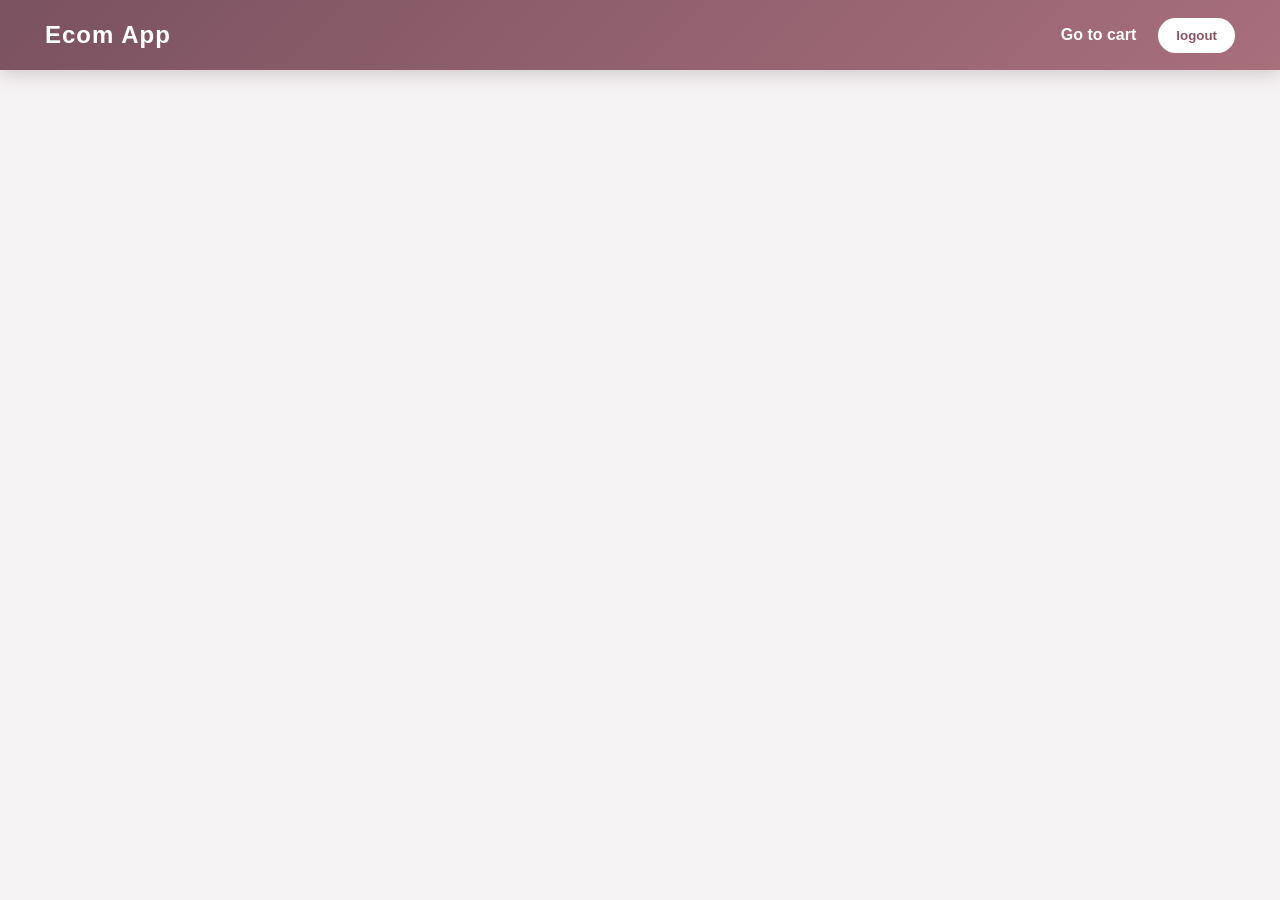
<file: index.html>
<!DOCTYPE html>
<html lang="en">
<head>
    <meta charset="UTF-8">
    <meta name="viewport" content="width=device-width, initial-scale=1.0">
    <title>Home page</title>
    <link rel="stylesheet" href="home.css">

</head>
<body>
    <nav>
          <h1>Ecom App</h1>
    <div class="right">
        <h3 id="username"></h3>
        <a href="cart.html">Go to cart</a>
        <button id="logout">logout</button>
    </div>
    </nav>
    <main></main>
     <script src="home.js"></script>
</body>
</html>
</file>
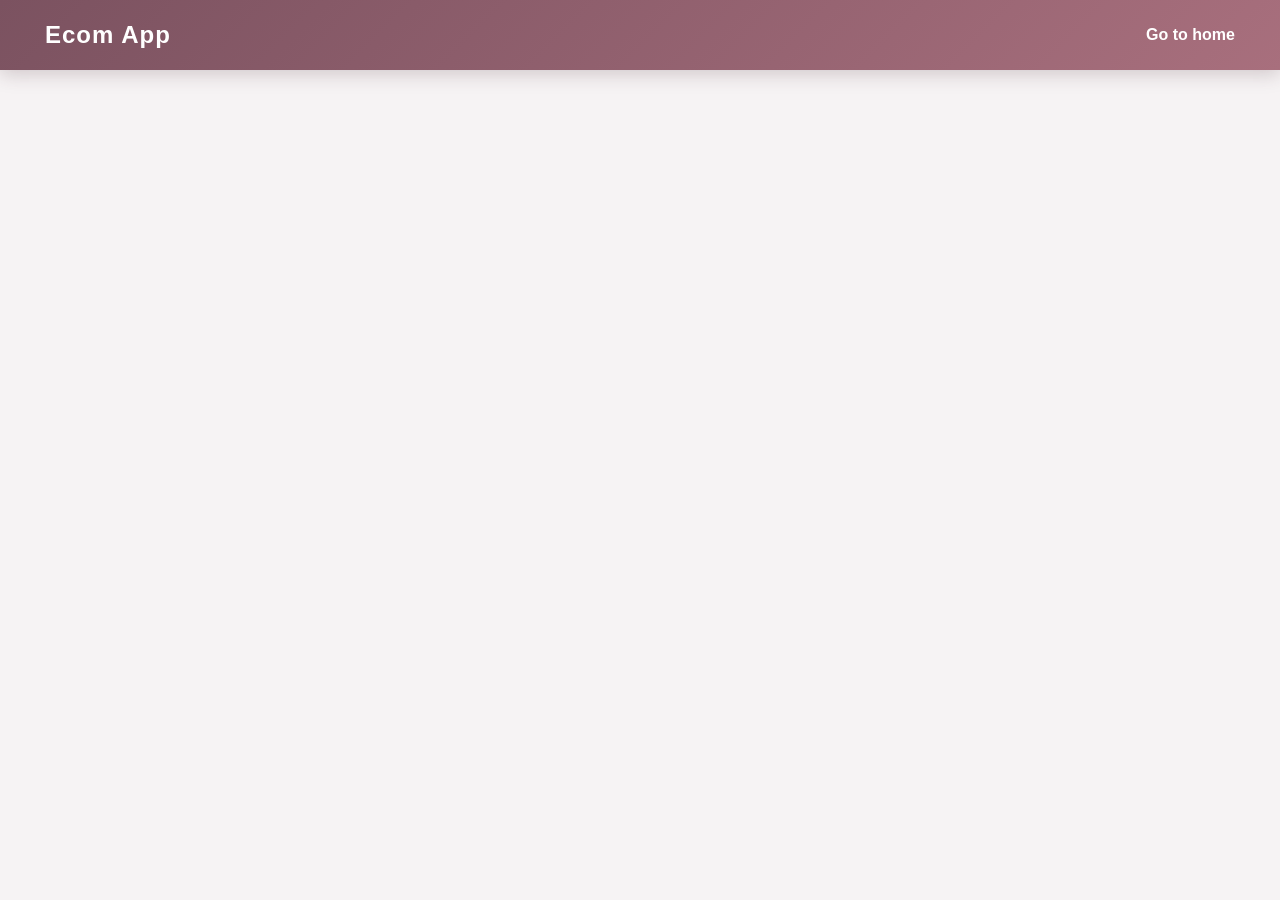
<file: cart.html>
<!DOCTYPE html>
<html lang="en">
<head>
    <meta charset="UTF-8">
    <meta name="viewport" content="width=device-width, initial-scale=1.0">
    <title>My carts</title>
    <link rel="stylesheet" href="home.css">
</head>
<body>
    <nav>
        <h1>Ecom App</h1>
        <a href="home.html">Go to home</a>
    </nav>
    <main>

    </main>
    <script src="cart.js"></script>
</body>
</html>
</file>
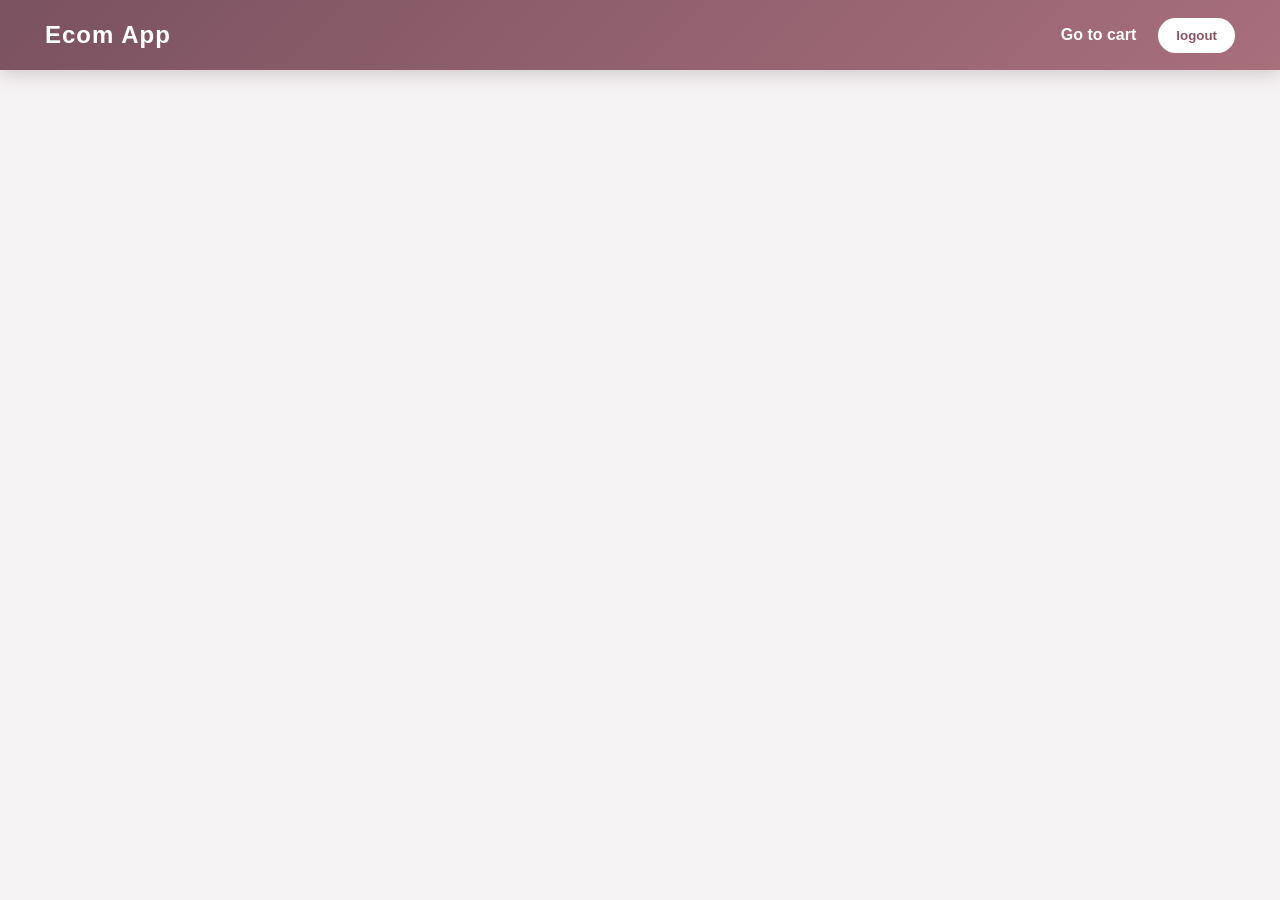
<file: home.html>
<!DOCTYPE html>
<html lang="en">
<head>
    <meta charset="UTF-8">
    <meta name="viewport" content="width=device-width, initial-scale=1.0">
    <title>Home page</title>
    <link rel="stylesheet" href="home.css">

</head>
<body>
    <nav>
          <h1>Ecom App</h1>
    <div class="right">
        <h3 id="username"></h3>
        <a href="cart.html">Go to cart</a>
        <button id="logout">logout</button>
    </div>
    </nav>
    <main></main>
     <script src="home.js"></script>
</body>
</html>
</file>
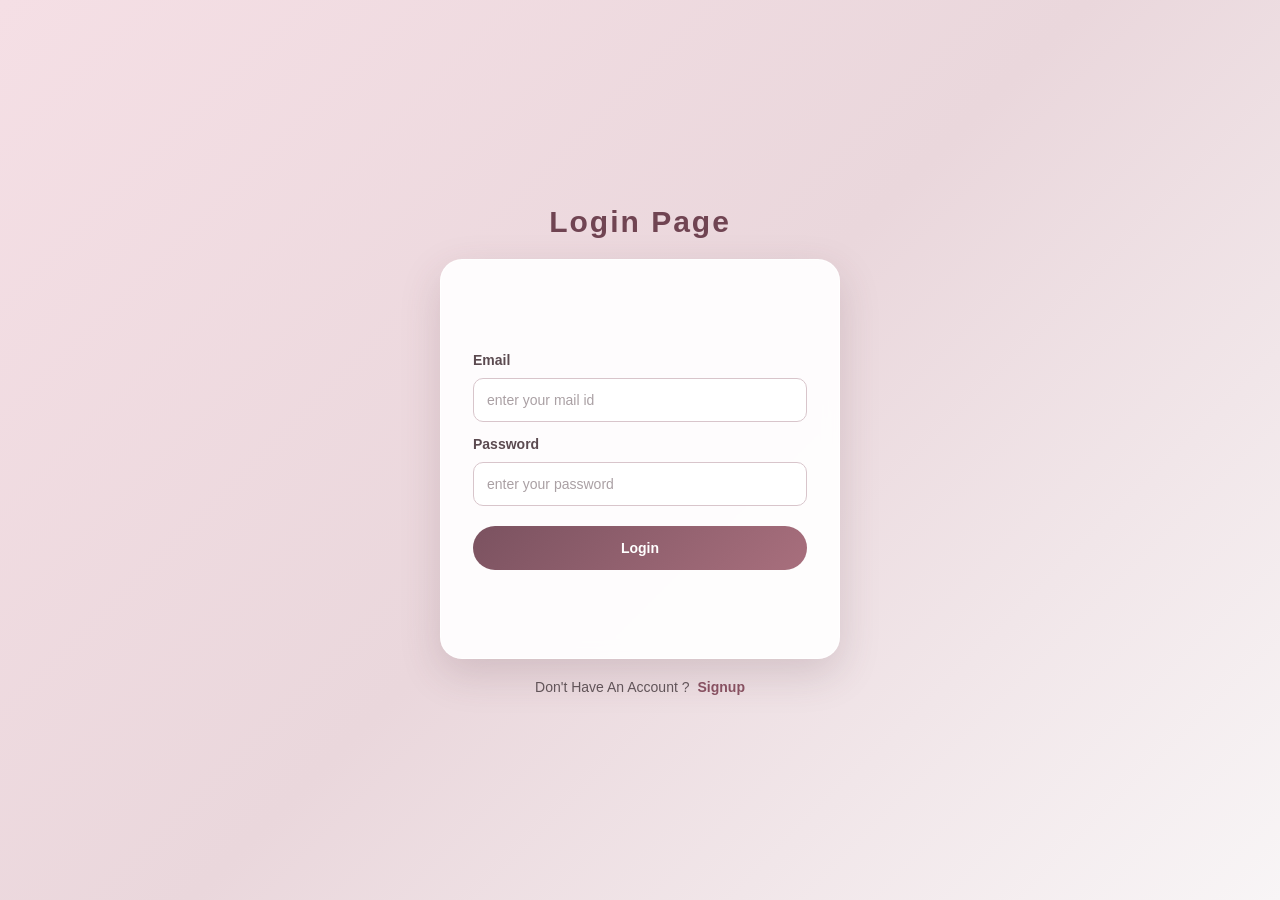
<file: login.html>
<!DOCTYPE html>
<html lang="en">
<head>
    <meta charset="UTF-8">
    <meta name="viewport" content="width=device-width, initial-scale=1.0">
    <title>Document</title>
    <link rel="stylesheet" href="signup.css">
</head>
<body>
    <div class="outer">
        <h1>Login page</h1>
        <form action="">
           
            <label for="">email</label>
            <input type="email" id="email" placeholder="enter your mail id">
            <label for="">password</label>
            <input type="password" placeholder="enter your password" id="pass1">
           

            <button>Login</button>
        </form>

        <footer>
            <p>Don't have an account ?</p>
            <a href="signup.html">signup</a>
        </footer>
    </div>
    <script src="login.js"></script>
</body>
</html>
</file>
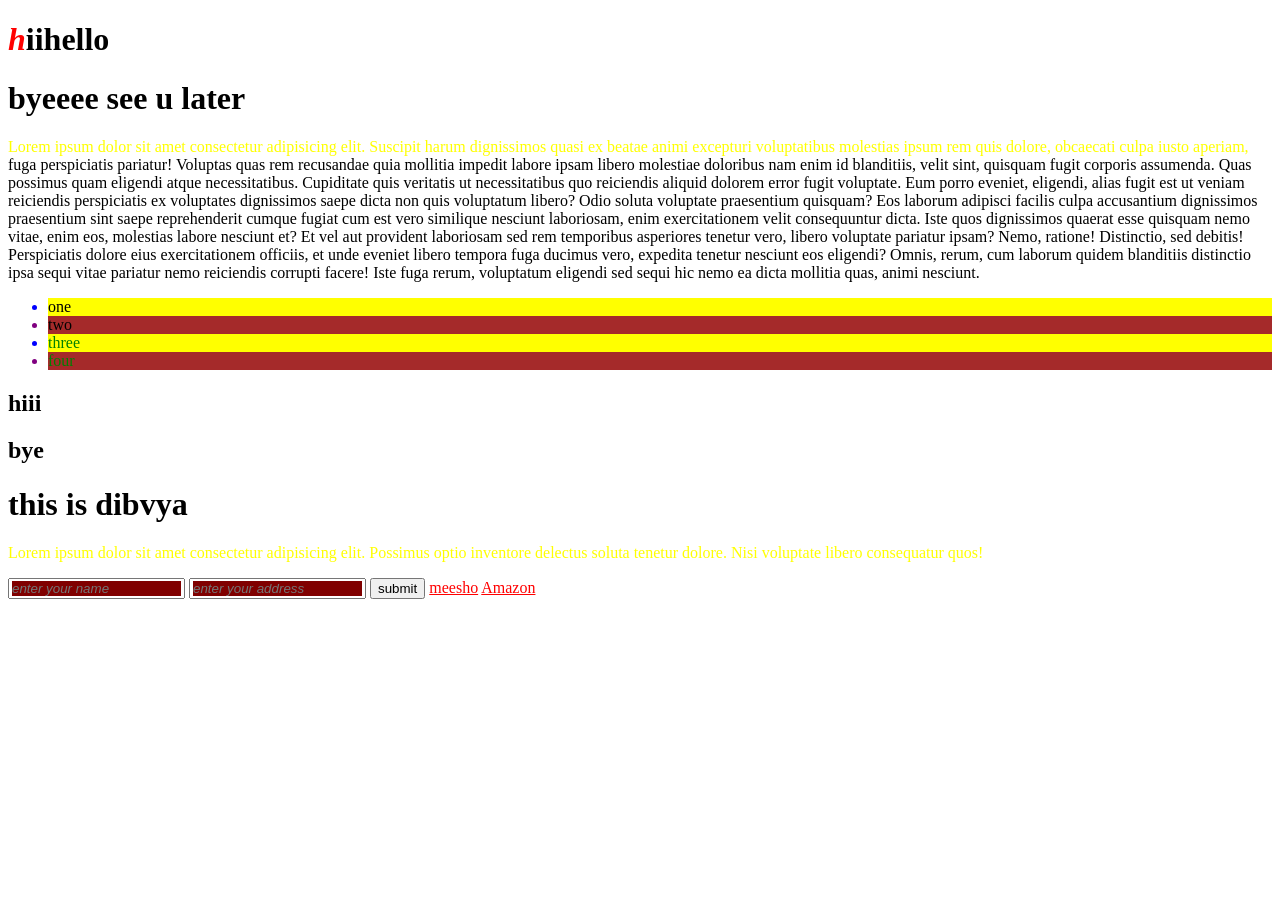
<file: pra.html>
<!DOCTYPE html>
<html lang="en">
<head>
    <meta charset="UTF-8">
    <meta name="viewport" content="width=device-width, initial-scale=1.0">
    <title>Document</title>
    <style>
      .one>.two>ul>#hello~li {
        color: green;
      }
      button:active{
        color: blue;
        background-color: black;
      }
      input:focus{
        background-color: black;
      }
      a:link{
        color: red;
      }
      a:visited{
        color: green;
      }
      ul>li:first-child{
        background-color: red;
      }
      ul>li:last-child{
        background-color: red;
      }
      ul>li:nth-child(2n){
        background-color: brown;
      }
      
      ul>li:nth-child(2n+1){
        background-color: yellow;
      }
      .one>h1:first-child::before{
        content: "hii";
      }
      .one>h1:first-child::first-letter{
        color: red;
        font-weight: bolder;
        font-style: italic;
      }
      
      .one>h1:nth-child(2)::after{
        content: " see u later";
      }
      p::first-line{
        color: yellow;
      }
      p::selection{
        background-color: red;
      }
      li:nth-child(2n)::marker{
        color: purple;
      }
      li:nth-child(2n+1)::marker{
        color: blue;
      }

      input::placeholder{
        font-style: italic;
        background-color: maroon;
      }
    </style>
</head>
<body>
     <div class="one">
    <h1>hello</h1>
    <h1>byeeee</h1>
    <p>Lorem ipsum dolor sit amet consectetur adipisicing elit. Suscipit harum dignissimos quasi ex beatae animi excepturi voluptatibus molestias ipsum rem quis dolore, obcaecati culpa iusto aperiam, fuga perspiciatis pariatur! Voluptas quas rem recusandae quia mollitia impedit labore ipsam libero molestiae doloribus nam enim id blanditiis, velit sint, quisquam fugit corporis assumenda. Quas possimus quam eligendi atque necessitatibus. Cupiditate quis veritatis ut necessitatibus quo reiciendis aliquid dolorem error fugit voluptate. Eum porro eveniet, eligendi, alias fugit est ut veniam reiciendis perspiciatis ex voluptates dignissimos saepe dicta non quis voluptatum libero? Odio soluta voluptate praesentium quisquam? Eos laborum adipisci facilis culpa accusantium dignissimos praesentium sint saepe reprehenderit cumque fugiat cum est vero similique nesciunt laboriosam, enim exercitationem velit consequuntur dicta. Iste quos dignissimos quaerat esse quisquam nemo vitae, enim eos, molestias labore nesciunt et? Et vel aut provident laboriosam sed rem temporibus asperiores tenetur vero, libero voluptate pariatur ipsam? Nemo, ratione! Distinctio, sed debitis! Perspiciatis dolore eius exercitationem officiis, et unde eveniet libero tempora fuga ducimus vero, expedita tenetur nesciunt eos eligendi? Omnis, rerum, cum laborum quidem blanditiis distinctio ipsa sequi vitae pariatur nemo reiciendis corrupti facere! Iste fuga rerum, voluptatum eligendi sed sequi hic nemo ea dicta mollitia quas, animi nesciunt.</p>
    <div class="two">
        <ul>
            <li>one</li>
            <li id="hello">two</li>
            <li>three</li>
            <li>four</li>
        </ul>
        <nav>
            <h1>hiii</h1>
            <main>
                   <h1 id="one">bye</h1>
            </main>
             
        </nav>
    </div>
  
</div>
<h1>this is dibvya</h1>
<p>Lorem ipsum dolor sit amet consectetur adipisicing elit. Possimus optio inventore delectus soluta tenetur dolore. Nisi voluptate libero consequatur quos!</p>
<input type="text" placeholder="enter your name">
<input type="text" placeholder="enter your address">
<button>submit</button>
<a href="meesho.com">meesho</a>
<a href="amazon.com">Amazon</a>
</body>
</html>
</file>
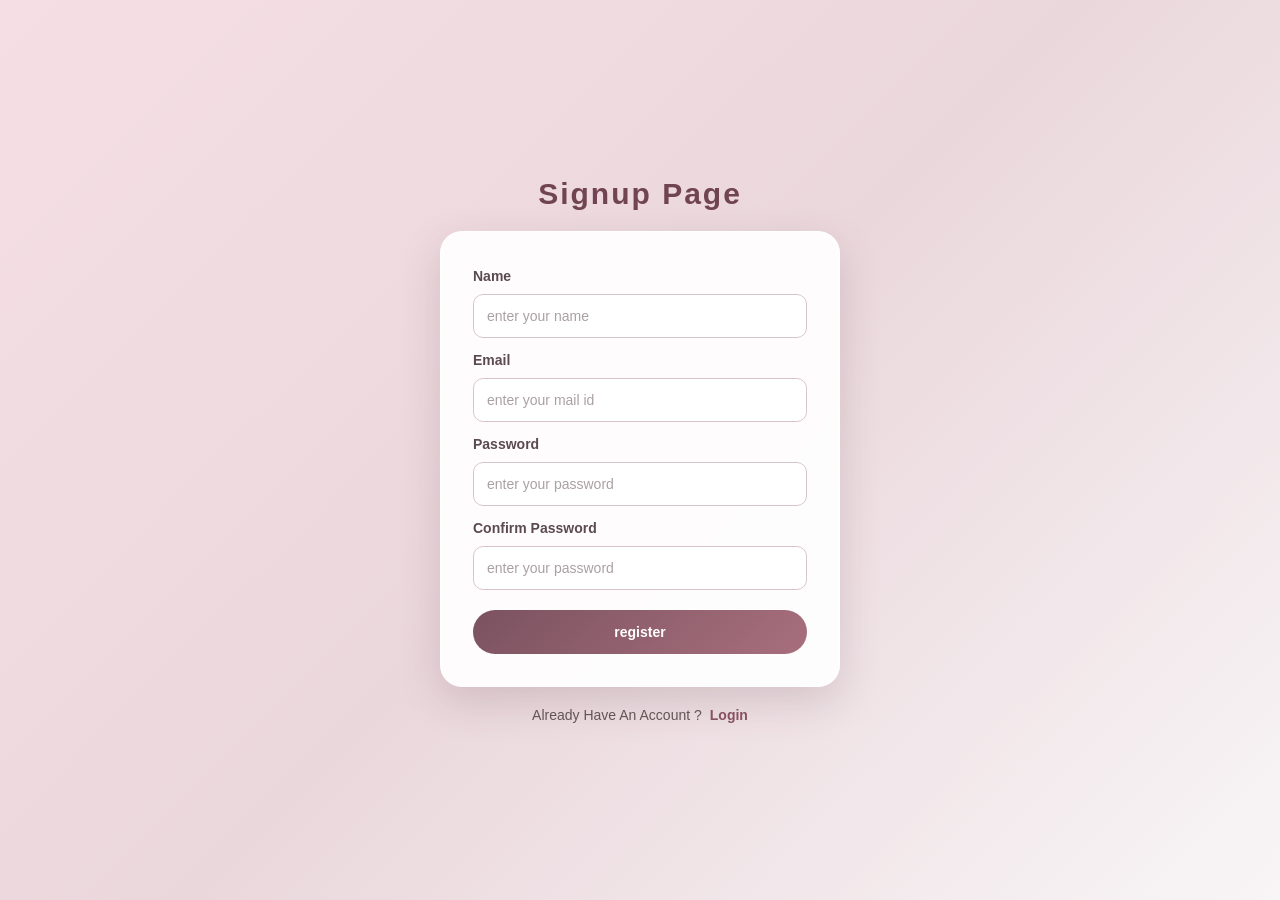
<file: signup.html>
<!DOCTYPE html>
<html lang="en">
<head>
    <meta charset="UTF-8">
    <meta name="viewport" content="width=device-width, initial-scale=1.0">
    <title>Document</title>
    <link rel="stylesheet" href="signup.css">
</head>
<body>
    <div class="outer">
        <h1>signup page</h1>
        <form action="">
            <label for="">Name</label>
            <input type="text" placeholder="enter your name" id="name" autocomplete="off">
            <label for="">email</label>
            <input type="email" id="email" placeholder="enter your mail id">
            <label for="">password</label>
            <input type="password" placeholder="enter your password" id="pass1">
            <label for=""> confirm password</label>
            <input type="password" placeholder="enter your password" id="pass2">

            <button>register</button>
        </form>

        <footer>
            <p>already have an account ?</p>
            <a href="login.html">login</a>
        </footer>
    </div>
    <script src="signup.js"></script>
</body>
</html>
</file>
<file: home.css>
*{margin:0;padding:0;box-sizing:border-box}body{font-family:Arial,sans-serif;background:#f6f3f4;color:#333}nav{min-height:70px;background:linear-gradient(135deg,#7b5260,#a86f7d);display:flex;align-items:center;justify-content:space-between;padding:0 45px;box-shadow:0 4px 18px rgba(72,42,51,.22)}nav h1{color:#fff;font-size:24px;letter-spacing:1px}nav a{color:#fff;text-decoration:none;font-weight:600;transition:.25s}nav a:hover{color:#ffe4eb}.right{display:flex;align-items:center;gap:22px}.right h3{color:#fff;font-size:15px;font-weight:600}.right button{border:none;padding:10px 18px;border-radius:20px;background:#fff;color:#8a5363;font-weight:bold;cursor:pointer;transition:.25s}.right button:hover{background:#ffe3ea;transform:translateY(-2px)}main{width:92%;max-width:1250px;margin:35px auto;display:grid;grid-template-columns:repeat(3,1fr);gap:28px}.card{background:rgba(255,255,255,.96);min-height:360px;padding:24px;border:1px solid #eee3e7;border-radius:18px;display:flex;flex-direction:column;align-items:center;justify-content:space-between;box-shadow:0 8px 25px rgba(91,57,67,.10);transition:transform .3s ease,box-shadow .3s ease}.card:hover{transform:translateY(-7px);box-shadow:0 15px 32px rgba(91,57,67,.18)}.card img{width:155px;height:180px;object-fit:contain;margin-bottom:15px;transition:transform .3s ease}.card:hover img{transform:scale(1.04)}.card p:nth-of-type(1){width:100%;font-size:15px;font-weight:600;text-align:center;color:#4f4246;line-height:1.5;height:48px;overflow:hidden}.card p:nth-of-type(2){font-size:19px;font-weight:bold;color:#8a5363;margin:10px 0}.card button{border:none;background:linear-gradient(135deg,#8a5363,#b87889);color:#fff;padding:10px 22px;border-radius:22px;font-size:13px;font-weight:bold;cursor:pointer;transition:.25s}.card button:hover{background:linear-gradient(135deg,#704452,#9f6374);transform:translateY(-2px);box-shadow:0 5px 12px rgba(122,75,89,.25)}main>h1{grid-column:1/-1;text-align:center;margin-top:100px;color:#8a5363;font-size:30px}@media(max-width:900px){nav{padding:0 25px}main{grid-template-columns:repeat(2,1fr)}}@media(max-width:600px){nav{min-height:65px;padding:0 15px}nav h1{font-size:18px}.right{gap:10px}.right h3{font-size:13px}nav a{font-size:13px}.right button{padding:8px 13px;font-size:12px}main{grid-template-columns:1fr;width:90%;gap:20px}}
</file>
<file: signup.css>
*{margin:0;padding:0;box-sizing:border-box}body{font-family:Arial,sans-serif}.outer{min-height:100vh;background:linear-gradient(135deg,#f5dfe5,#ead7dc,#f8f5f6);display:flex;flex-direction:column;justify-content:center;align-items:center;gap:20px;padding:25px 15px}.outer>h1{font-family:'Franklin Gothic Medium','Arial Narrow',Arial,sans-serif;letter-spacing:2px;color:#704452;text-transform:capitalize;font-size:30px}form{background:rgba(255,255,255,.92);width:400px;max-width:100%;min-height:400px;display:flex;flex-direction:column;gap:10px;justify-content:center;padding:32px;border:1px solid rgba(255,255,255,.8);border-radius:22px;box-shadow:0 15px 40px rgba(92,61,70,.18);backdrop-filter:blur(8px)}form label{text-transform:capitalize;font-weight:bold;color:#5b4a50;font-size:14px;margin-top:4px}input{width:100%;height:44px;border-radius:10px;border:1px solid #d8c5cb;background:#fff;padding:0 13px;font-size:14px;outline:none;transition:.25s}input::placeholder{color:#aaa0a4}input:focus{border-color:#a86f7d;box-shadow:0 0 0 3px rgba(168,111,125,.14)}form button{width:100%;height:44px;margin-top:10px;background:linear-gradient(135deg,#7b5260,#a86f7d);color:#fff;border:none;border-radius:22px;padding:4px;font-size:14px;font-weight:bold;cursor:pointer;transition:.25s}form button:hover{transform:translateY(-2px);box-shadow:0 7px 15px rgba(123,82,96,.25);background:linear-gradient(135deg,#6c4553,#965e70)}footer{display:flex;align-items:center;justify-content:center;gap:8px;text-transform:capitalize;color:#62565a;font-size:14px}footer p{margin:0}footer a{text-decoration:none;color:#8a5363;font-weight:bold;transition:.2s}footer a:hover{color:#633d4b;text-decoration:underline}@media(max-width:500px){.outer{gap:15px}.outer>h1{font-size:25px}form{padding:25px;min-height:380px}}
</file>
